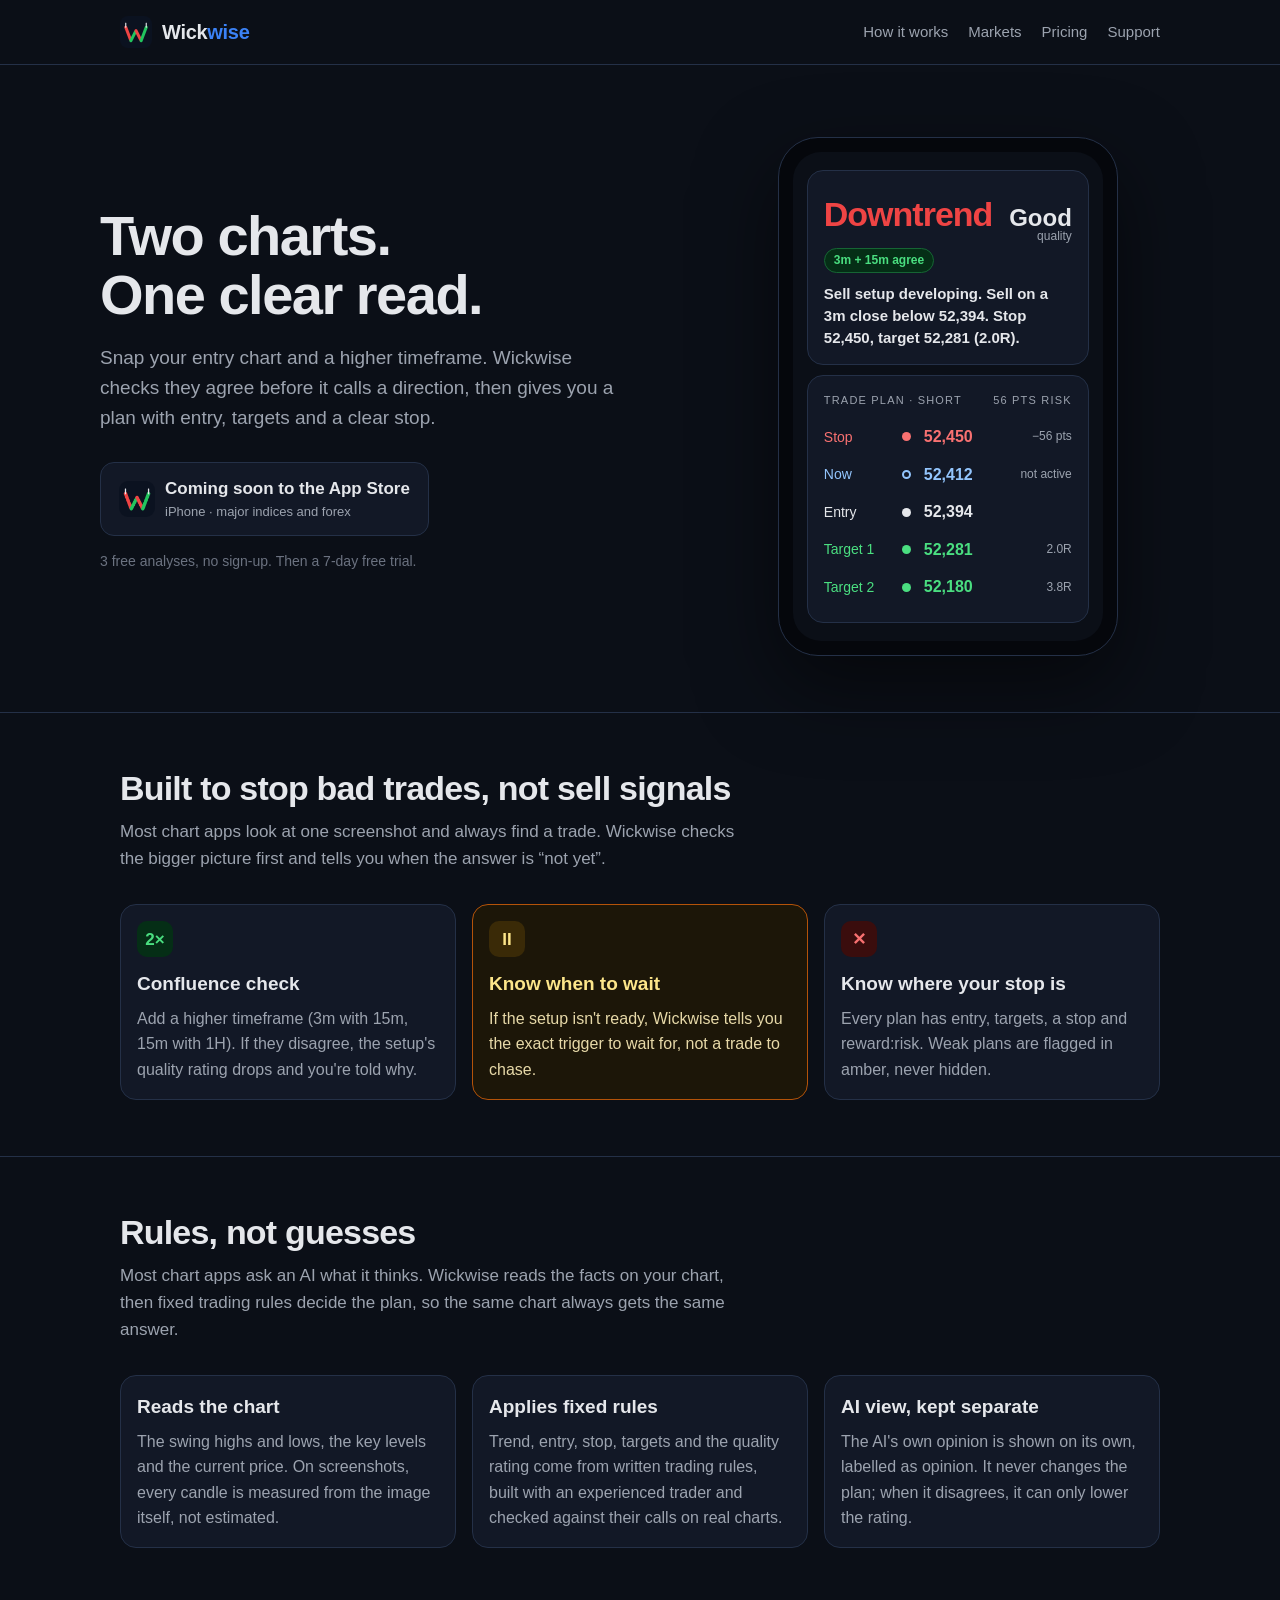
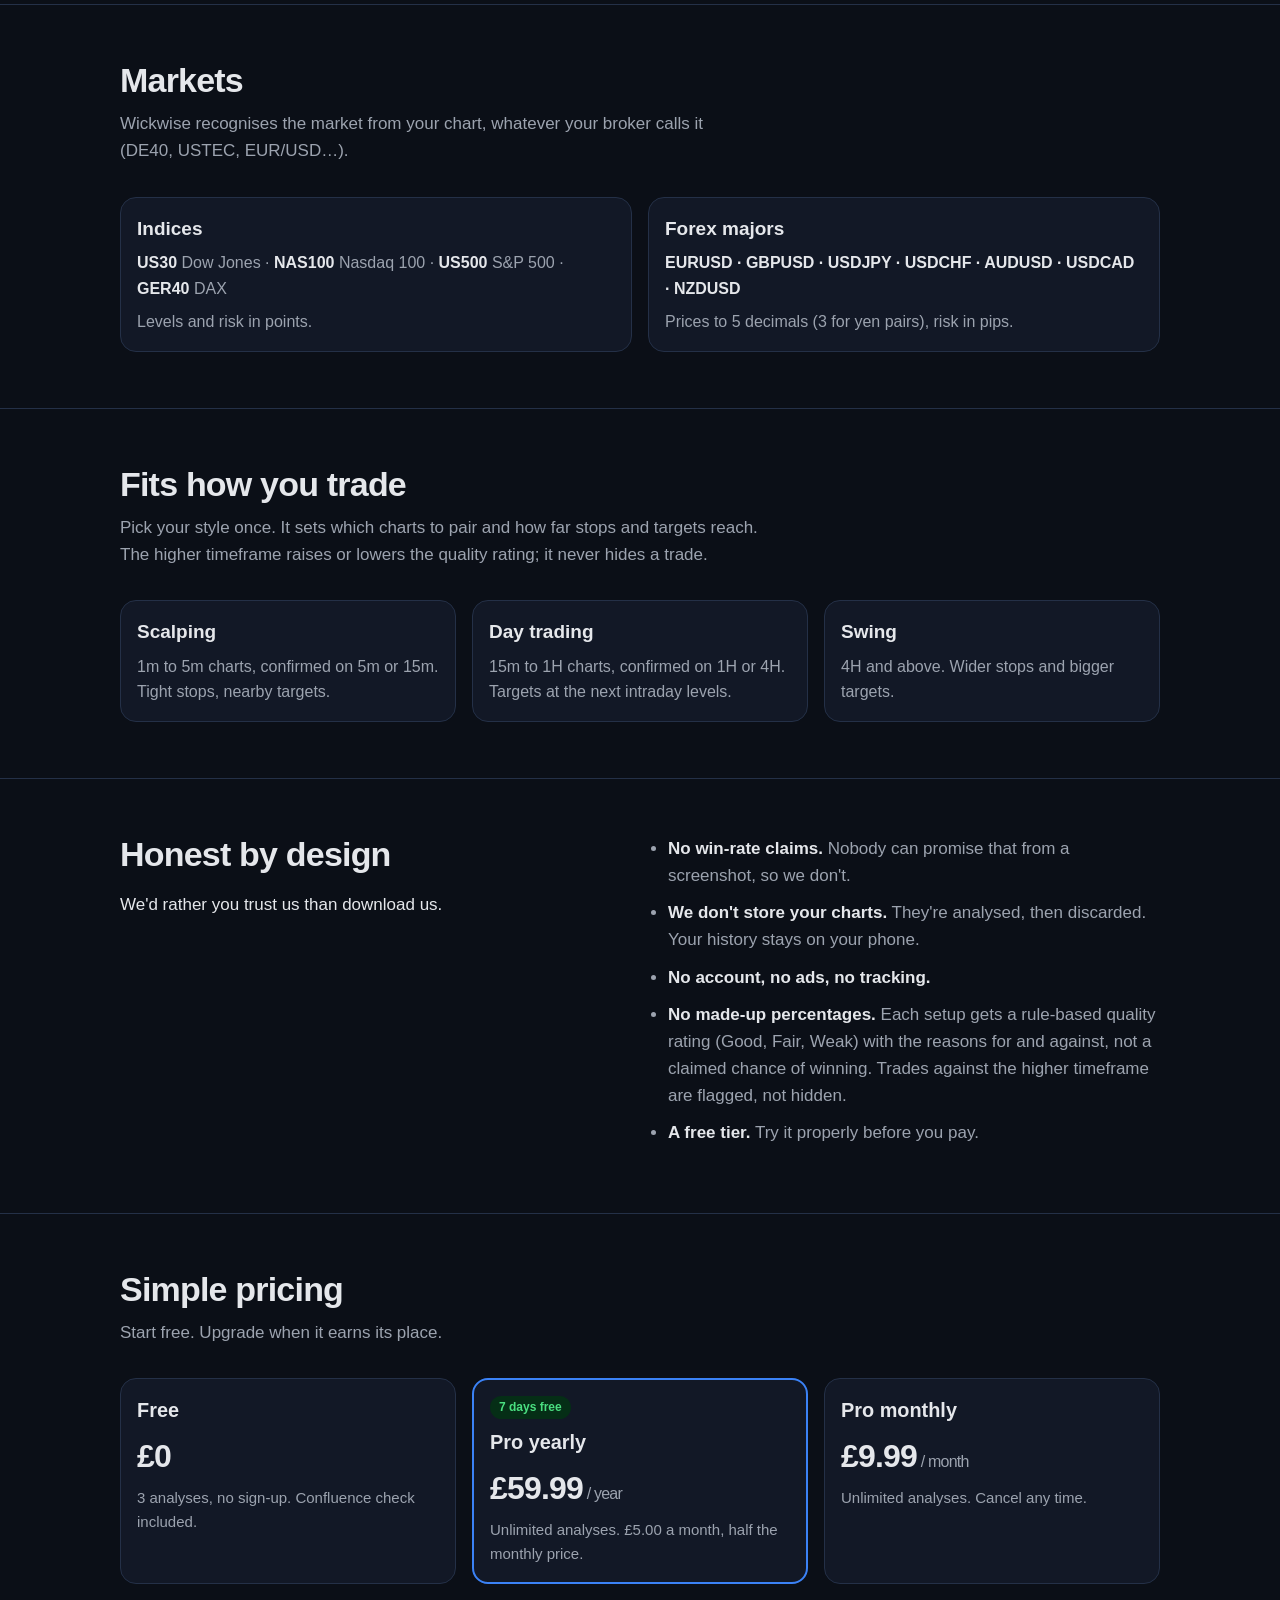
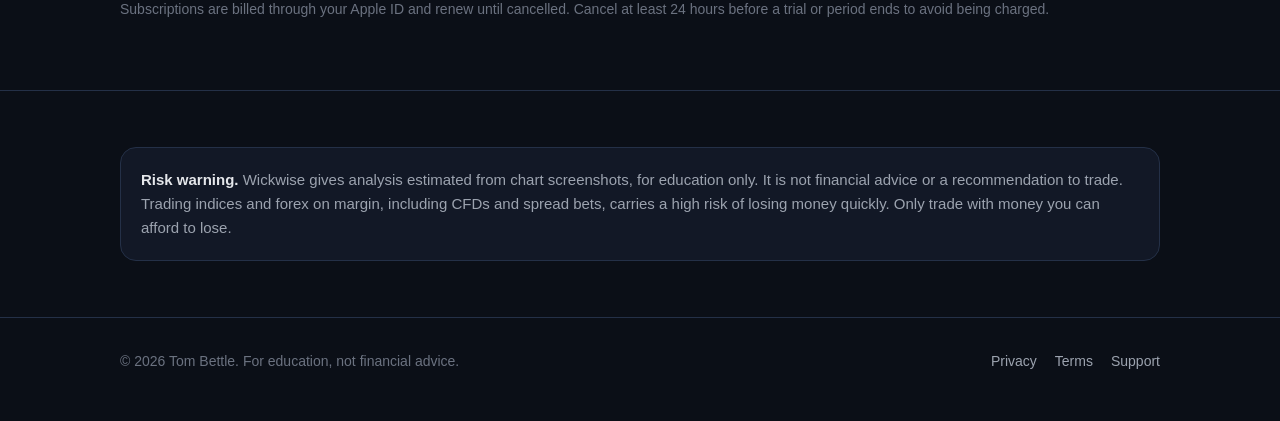
<file: index.html>
<!doctype html>
<html lang="en-GB">
<head>
  <meta charset="utf-8">
  <meta name="viewport" content="width=device-width, initial-scale=1">
  <title>Wickwise – index and forex chart analysis for iPhone</title>
  <meta name="description" content="Snap your entry chart and a higher timeframe for US30, NAS100, US500, GER40 or the forex majors. Wickwise checks they agree, then gives you a plan with entry, targets and a clear stop. For education, not financial advice.">
  <meta name="theme-color" content="#0b0f17">
  <link rel="icon" href="favicon.png">
  <link rel="apple-touch-icon" href="apple-touch-icon.png">
  <link rel="stylesheet" href="style.css">
</head>
<body>
  <header class="top">
    <div class="wrap">
      <a class="brand" href="/"><img src="icon-256.png" alt=""><b>Wick<span>wise</span></b></a>
      <nav class="nav">
        <a class="hide-sm" href="#how">How it works</a>
        <a class="hide-sm" href="#markets">Markets</a>
        <a class="hide-sm" href="#pricing">Pricing</a>
        <a href="support">Support</a>
      </nav>
    </div>
  </header>

  <main>
    <div class="wrap hero">
      <div>
        <h1>Two charts.<br>One clear read.</h1>
        <p class="lead">Snap your entry chart and a higher timeframe. Wickwise checks they agree before it calls a direction, then gives you a plan with entry, targets and a clear stop.</p>
        <div class="badge-soon">
          <img src="icon-256.png" alt="" width="36" height="36" style="border-radius:9px">
          <div>Coming soon to the App Store<small>iPhone · major indices and forex</small></div>
        </div>
        <p class="hint">3 free analyses, no sign-up. Then a 7-day free trial.</p>
      </div>

      <div class="phone" aria-label="Example Wickwise result">
        <div class="screen">
          <div class="card">
            <div class="verdict">
              <b>Downtrend</b>
              <div class="conf">Good<small>quality</small></div>
            </div>
            <span class="agree">3m + 15m agree</span>
            <p class="line">Sell setup developing. Sell on a 3m close below 52,394. Stop 52,450, target 52,281 (2.0R).</p>
          </div>
          <div class="card ladder">
            <div class="h"><span>Trade plan · short</span><span>56 pts risk</span></div>
            <div class="row v"><span>Stop</span><span class="dot"></span><span class="p">52,450</span><span class="n">−56 pts</span></div>
            <div class="row now"><span>Now</span><span class="dot"></span><span class="p">52,412</span><span class="n">not active</span></div>
            <div class="row e"><span>Entry</span><span class="dot"></span><span class="p">52,394</span><span class="n"></span></div>
            <div class="row t"><span>Target 1</span><span class="dot"></span><span class="p">52,281</span><span class="n">2.0R</span></div>
            <div class="row t"><span>Target 2</span><span class="dot"></span><span class="p">52,180</span><span class="n">3.8R</span></div>
          </div>
        </div>
      </div>
    </div>

    <section id="how">
      <div class="wrap">
        <h2>Built to stop bad trades, not sell signals</h2>
        <p class="sub">Most chart apps look at one screenshot and always find a trade. Wickwise checks the bigger picture first and tells you when the answer is “not yet”.</p>
        <div class="grid3">
          <div class="card feature">
            <div class="icon-chip" style="background:var(--agree-bg);color:var(--support)">2×</div>
            <h3>Confluence check</h3>
            <p>Add a higher timeframe (3m with 15m, 15m with 1H). If they disagree, the setup's quality rating drops and you're told why.</p>
          </div>
          <div class="card feature wait">
            <div class="icon-chip" style="background:#3a2a07;color:var(--wait-text)">II</div>
            <h3>Know when to wait</h3>
            <p>If the setup isn't ready, Wickwise tells you the exact trigger to wait for, not a trade to chase.</p>
          </div>
          <div class="card feature">
            <div class="icon-chip" style="background:#3a0d0d;color:var(--resist)">✕</div>
            <h3>Know where your stop is</h3>
            <p>Every plan has entry, targets, a stop and reward:risk. Weak plans are flagged in amber, never hidden.</p>
          </div>
        </div>
      </div>
    </section>

    <section id="rules">
      <div class="wrap">
        <h2>Rules, not guesses</h2>
        <p class="sub">Most chart apps ask an AI what it thinks. Wickwise reads the facts on your chart, then fixed trading rules decide the plan, so the same chart always gets the same answer.</p>
        <div class="grid3">
          <div class="card feature">
            <h3>Reads the chart</h3>
            <p>The swing highs and lows, the key levels and the current price. On screenshots, every candle is measured from the image itself, not estimated.</p>
          </div>
          <div class="card feature">
            <h3>Applies fixed rules</h3>
            <p>Trend, entry, stop, targets and the quality rating come from written trading rules, built with an experienced trader and checked against their calls on real charts.</p>
          </div>
          <div class="card feature">
            <h3>AI view, kept separate</h3>
            <p>The AI's own opinion is shown on its own, labelled as opinion. It never changes the plan; when it disagrees, it can only lower the rating.</p>
          </div>
        </div>
      </div>
    </section>

    <section id="markets">
      <div class="wrap">
        <h2>Markets</h2>
        <p class="sub">Wickwise recognises the market from your chart, whatever your broker calls it (DE40, USTEC, EUR/USD…).</p>
        <div class="grid2">
          <div class="card feature">
            <h3>Indices</h3>
            <p><b style="color:var(--text)">US30</b> Dow Jones · <b style="color:var(--text)">NAS100</b> Nasdaq 100 · <b style="color:var(--text)">US500</b> S&amp;P 500 · <b style="color:var(--text)">GER40</b> DAX</p>
            <p style="margin-top:8px">Levels and risk in points.</p>
          </div>
          <div class="card feature">
            <h3>Forex majors</h3>
            <p><b style="color:var(--text)">EURUSD · GBPUSD · USDJPY · USDCHF · AUDUSD · USDCAD · NZDUSD</b></p>
            <p style="margin-top:8px">Prices to 5 decimals (3 for yen pairs), risk in pips.</p>
          </div>
        </div>
      </div>
    </section>

    <section>
      <div class="wrap">
        <h2>Fits how you trade</h2>
        <p class="sub">Pick your style once. It sets which charts to pair and how far stops and targets reach. The higher timeframe raises or lowers the quality rating; it never hides a trade.</p>
        <div class="grid3">
          <div class="card feature"><h3>Scalping</h3><p>1m to 5m charts, confirmed on 5m or 15m. Tight stops, nearby targets.</p></div>
          <div class="card feature"><h3>Day trading</h3><p>15m to 1H charts, confirmed on 1H or 4H. Targets at the next intraday levels.</p></div>
          <div class="card feature"><h3>Swing</h3><p>4H and above. Wider stops and bigger targets.</p></div>
        </div>
      </div>
    </section>

    <section>
      <div class="wrap grid2" style="align-items:start">
        <div>
          <h2>Honest by design</h2>
          <p class="sub" style="margin-bottom:0">We'd rather you trust us than download us.</p>
        </div>
        <div class="honest">
          <ul>
            <li><b>No win-rate claims.</b> Nobody can promise that from a screenshot, so we don't.</li>
            <li><b>We don't store your charts.</b> They're analysed, then discarded. Your history stays on your phone.</li>
            <li><b>No account, no ads, no tracking.</b></li>
            <li><b>No made-up percentages.</b> Each setup gets a rule-based quality rating (Good, Fair, Weak) with the reasons for and against, not a claimed chance of winning. Trades against the higher timeframe are flagged, not hidden.</li>
            <li><b>A free tier.</b> Try it properly before you pay.</li>
          </ul>
        </div>
      </div>
    </section>

    <section id="pricing">
      <div class="wrap">
        <h2>Simple pricing</h2>
        <p class="sub">Start free. Upgrade when it earns its place.</p>
        <div class="grid3">
          <div class="card price">
            <h3 style="margin:0">Free</h3>
            <div class="amt">£0</div>
            <p>3 analyses, no sign-up. Confluence check included.</p>
          </div>
          <div class="card price best">
            <span class="pill">7 days free</span>
            <h3 style="margin:8px 0 0">Pro yearly</h3>
            <div class="amt">£59.99<small> / year</small></div>
            <p>Unlimited analyses. £5.00 a month, half the monthly price.</p>
          </div>
          <div class="card price">
            <h3 style="margin:0">Pro monthly</h3>
            <div class="amt">£9.99<small> / month</small></div>
            <p>Unlimited analyses. Cancel any time.</p>
          </div>
        </div>
        <p class="hint">Subscriptions are billed through your Apple ID and renew until cancelled. Cancel at least 24 hours before a trial or period ends to avoid being charged.</p>
      </div>
    </section>

    <section>
      <div class="wrap">
        <div class="risk">
          <b>Risk warning.</b> Wickwise gives analysis estimated from chart screenshots, for education only. It is not financial advice or a recommendation to trade. Trading indices and forex on margin, including CFDs and spread bets, carries a high risk of losing money quickly. Only trade with money you can afford to lose.
        </div>
      </div>
    </section>
  </main>

  <footer>
    <div class="wrap">
      <p>© 2026 Tom Bettle. For education, not financial advice.</p>
      <nav>
        <a href="privacy">Privacy</a>
        <a href="terms">Terms</a>
        <a href="support">Support</a>
      </nav>
    </div>
  </footer>
</body>
</html>
</file>
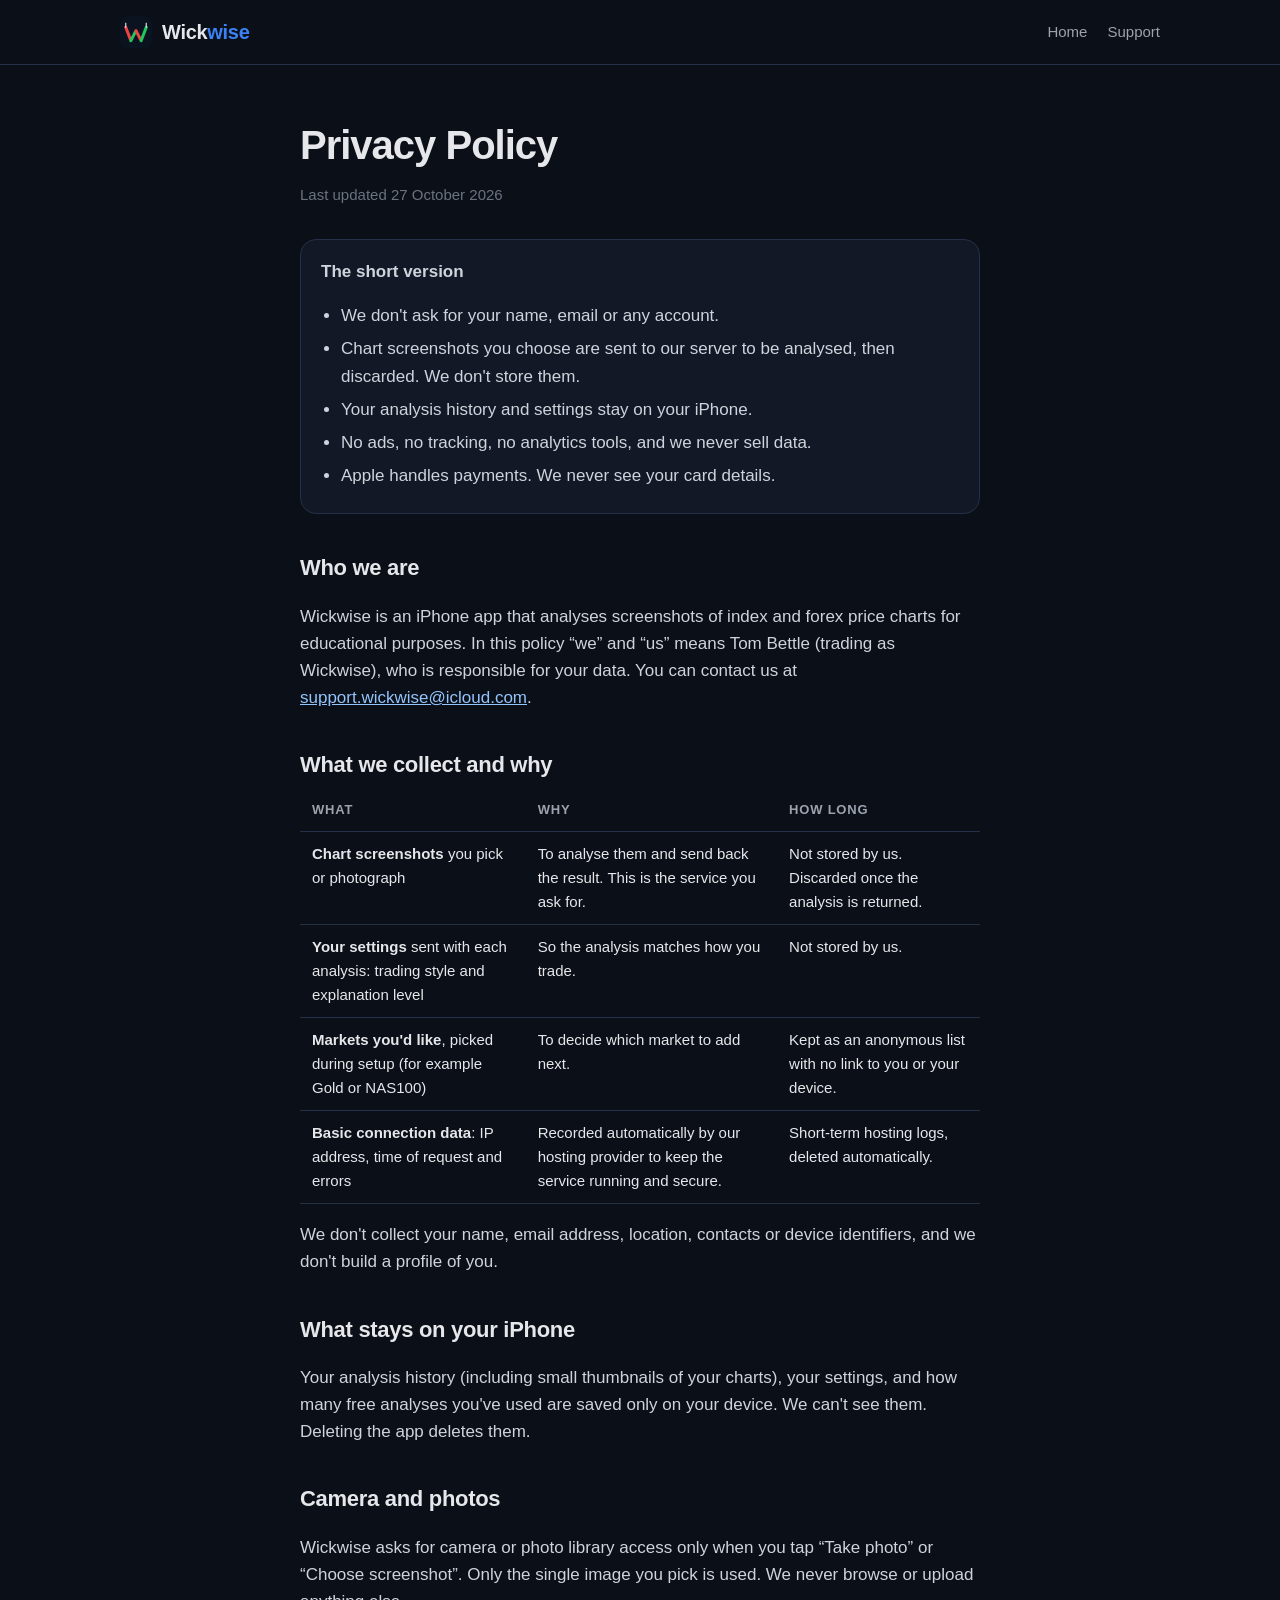
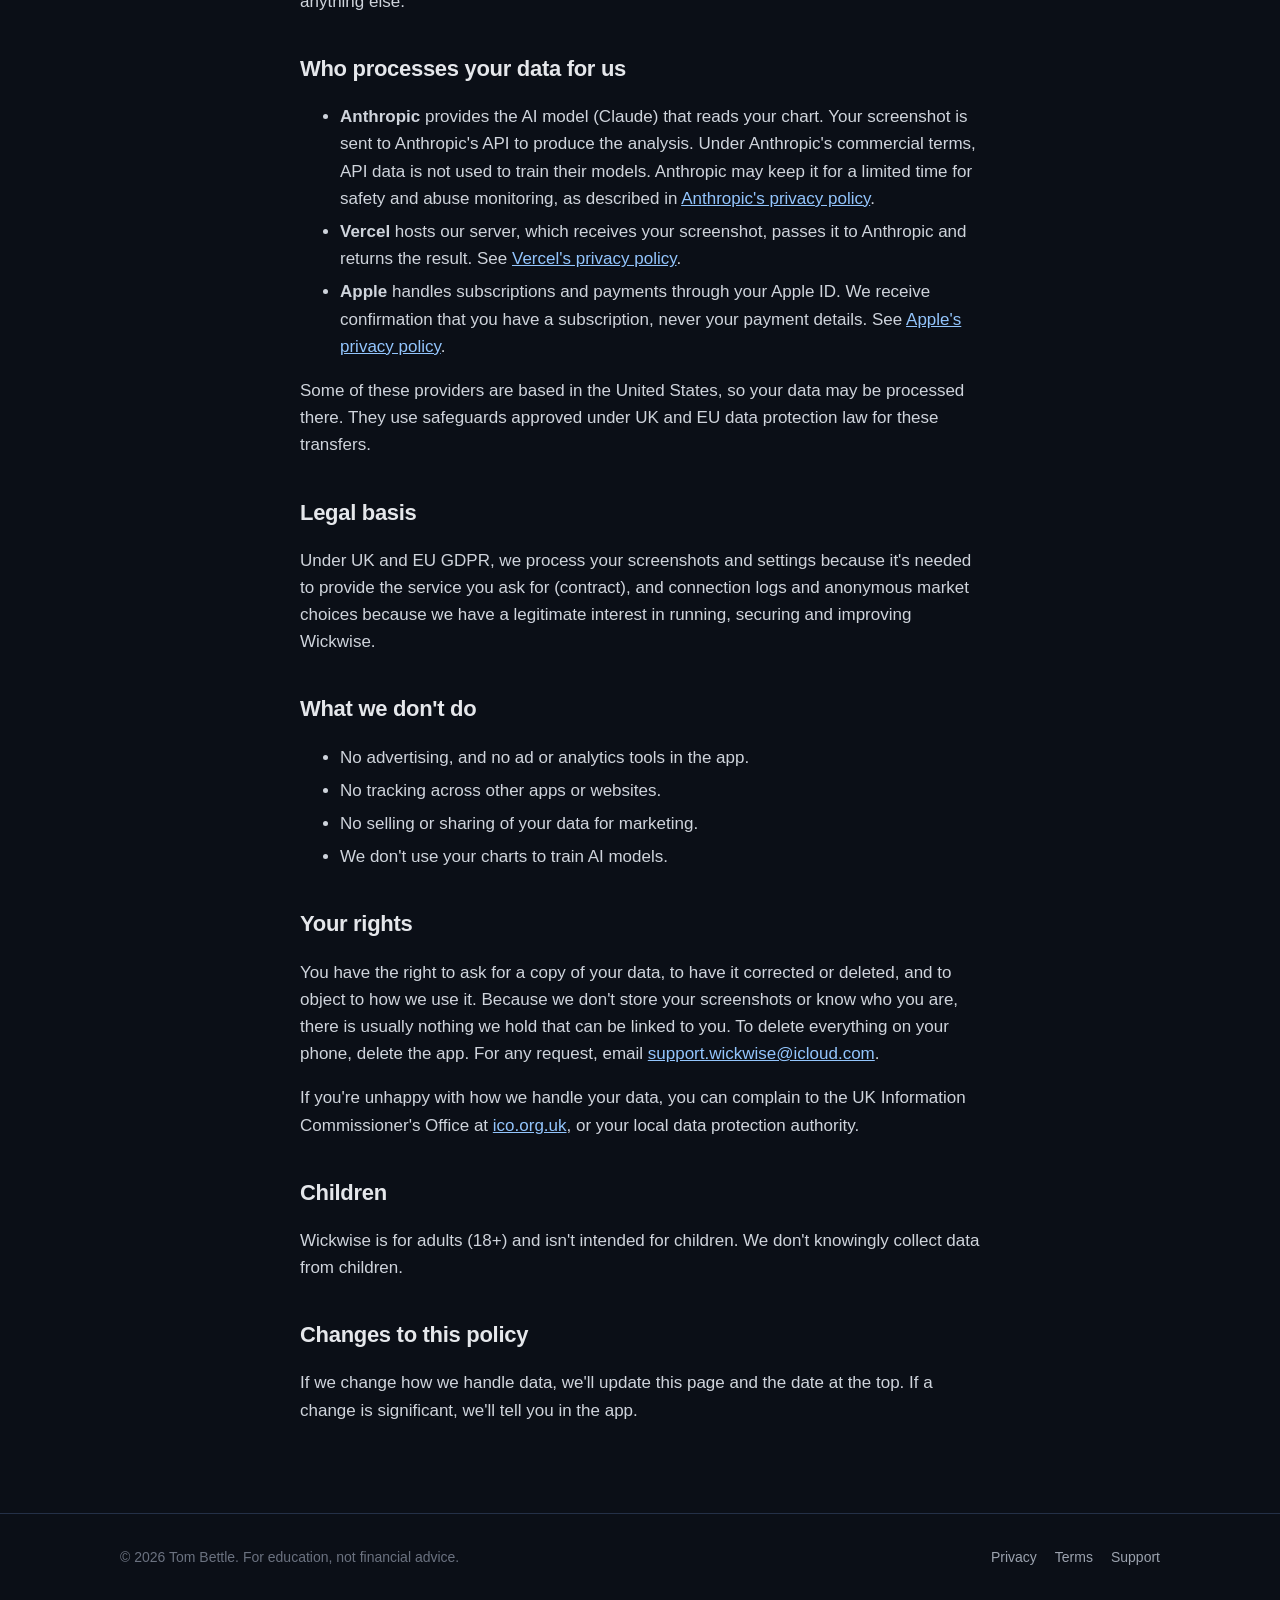
<file: privacy.html>
<!doctype html>
<html lang="en-GB">
<head>
  <meta charset="utf-8">
  <meta name="viewport" content="width=device-width, initial-scale=1">
  <title>Privacy Policy – Wickwise</title>
  <meta name="description" content="How the Wickwise iPhone app handles your chart screenshots and data.">
  <meta name="theme-color" content="#0b0f17">
  <link rel="icon" href="favicon.png">
  <link rel="apple-touch-icon" href="apple-touch-icon.png">
  <link rel="stylesheet" href="style.css">
</head>
<body>
  <header class="top">
    <div class="wrap">
      <a class="brand" href="/"><img src="icon-256.png" alt=""><b>Wick<span>wise</span></b></a>
      <nav class="nav"><a href="/">Home</a><a href="support">Support</a></nav>
    </div>
  </header>

  <main class="wrap narrow doc">
    <h1>Privacy Policy</h1>
    <p class="date">Last updated 27 October 2026</p>

    <div class="summary">
      <p style="margin-top:0"><b>The short version</b></p>
      <ul>
        <li>We don't ask for your name, email or any account.</li>
        <li>Chart screenshots you choose are sent to our server to be analysed, then discarded. We don't store them.</li>
        <li>Your analysis history and settings stay on your iPhone.</li>
        <li>No ads, no tracking, no analytics tools, and we never sell data.</li>
        <li>Apple handles payments. We never see your card details.</li>
      </ul>
    </div>

    <h2>Who we are</h2>
    <p>Wickwise is an iPhone app that analyses screenshots of index and forex price charts for educational purposes. In this policy “we” and “us” means Tom Bettle (trading as Wickwise), who is responsible for your data. You can contact us at <a class="contact" href="mailto:support.wickwise@icloud.com">support.wickwise@icloud.com</a>.</p>

    <h2>What we collect and why</h2>
    <table>
      <thead><tr><th>What</th><th>Why</th><th>How long</th></tr></thead>
      <tbody>
        <tr>
          <td><b>Chart screenshots</b> you pick or photograph</td>
          <td>To analyse them and send back the result. This is the service you ask for.</td>
          <td>Not stored by us. Discarded once the analysis is returned.</td>
        </tr>
        <tr>
          <td><b>Your settings</b> sent with each analysis: trading style and explanation level</td>
          <td>So the analysis matches how you trade.</td>
          <td>Not stored by us.</td>
        </tr>
        <tr>
          <td><b>Markets you'd like</b>, picked during setup (for example Gold or NAS100)</td>
          <td>To decide which market to add next.</td>
          <td>Kept as an anonymous list with no link to you or your device.</td>
        </tr>
        <tr>
          <td><b>Basic connection data</b>: IP address, time of request and errors</td>
          <td>Recorded automatically by our hosting provider to keep the service running and secure.</td>
          <td>Short-term hosting logs, deleted automatically.</td>
        </tr>
      </tbody>
    </table>
    <p>We don't collect your name, email address, location, contacts or device identifiers, and we don't build a profile of you.</p>

    <h2>What stays on your iPhone</h2>
    <p>Your analysis history (including small thumbnails of your charts), your settings, and how many free analyses you've used are saved only on your device. We can't see them. Deleting the app deletes them.</p>

    <h2>Camera and photos</h2>
    <p>Wickwise asks for camera or photo library access only when you tap “Take photo” or “Choose screenshot”. Only the single image you pick is used. We never browse or upload anything else.</p>

    <h2>Who processes your data for us</h2>
    <ul>
      <li><b>Anthropic</b> provides the AI model (Claude) that reads your chart. Your screenshot is sent to Anthropic's API to produce the analysis. Under Anthropic's commercial terms, API data is not used to train their models. Anthropic may keep it for a limited time for safety and abuse monitoring, as described in <a href="https://www.anthropic.com/legal/privacy">Anthropic's privacy policy</a>.</li>
      <li><b>Vercel</b> hosts our server, which receives your screenshot, passes it to Anthropic and returns the result. See <a href="https://vercel.com/legal/privacy-policy">Vercel's privacy policy</a>.</li>
      <li><b>Apple</b> handles subscriptions and payments through your Apple ID. We receive confirmation that you have a subscription, never your payment details. See <a href="https://www.apple.com/legal/privacy/">Apple's privacy policy</a>.</li>
    </ul>
    <p>Some of these providers are based in the United States, so your data may be processed there. They use safeguards approved under UK and EU data protection law for these transfers.</p>

    <h2>Legal basis</h2>
    <p>Under UK and EU GDPR, we process your screenshots and settings because it's needed to provide the service you ask for (contract), and connection logs and anonymous market choices because we have a legitimate interest in running, securing and improving Wickwise.</p>

    <h2>What we don't do</h2>
    <ul>
      <li>No advertising, and no ad or analytics tools in the app.</li>
      <li>No tracking across other apps or websites.</li>
      <li>No selling or sharing of your data for marketing.</li>
      <li>We don't use your charts to train AI models.</li>
    </ul>

    <h2>Your rights</h2>
    <p>You have the right to ask for a copy of your data, to have it corrected or deleted, and to object to how we use it. Because we don't store your screenshots or know who you are, there is usually nothing we hold that can be linked to you. To delete everything on your phone, delete the app. For any request, email <a class="contact" href="mailto:support.wickwise@icloud.com">support.wickwise@icloud.com</a>.</p>
    <p>If you're unhappy with how we handle your data, you can complain to the UK Information Commissioner's Office at <a href="https://ico.org.uk">ico.org.uk</a>, or your local data protection authority.</p>

    <h2>Children</h2>
    <p>Wickwise is for adults (18+) and isn't intended for children. We don't knowingly collect data from children.</p>

    <h2>Changes to this policy</h2>
    <p>If we change how we handle data, we'll update this page and the date at the top. If a change is significant, we'll tell you in the app.</p>
  </main>

  <footer>
    <div class="wrap">
      <p>© 2026 Tom Bettle. For education, not financial advice.</p>
      <nav><a href="privacy">Privacy</a><a href="terms">Terms</a><a href="support">Support</a></nav>
    </div>
  </footer>
</body>
</html>
</file>
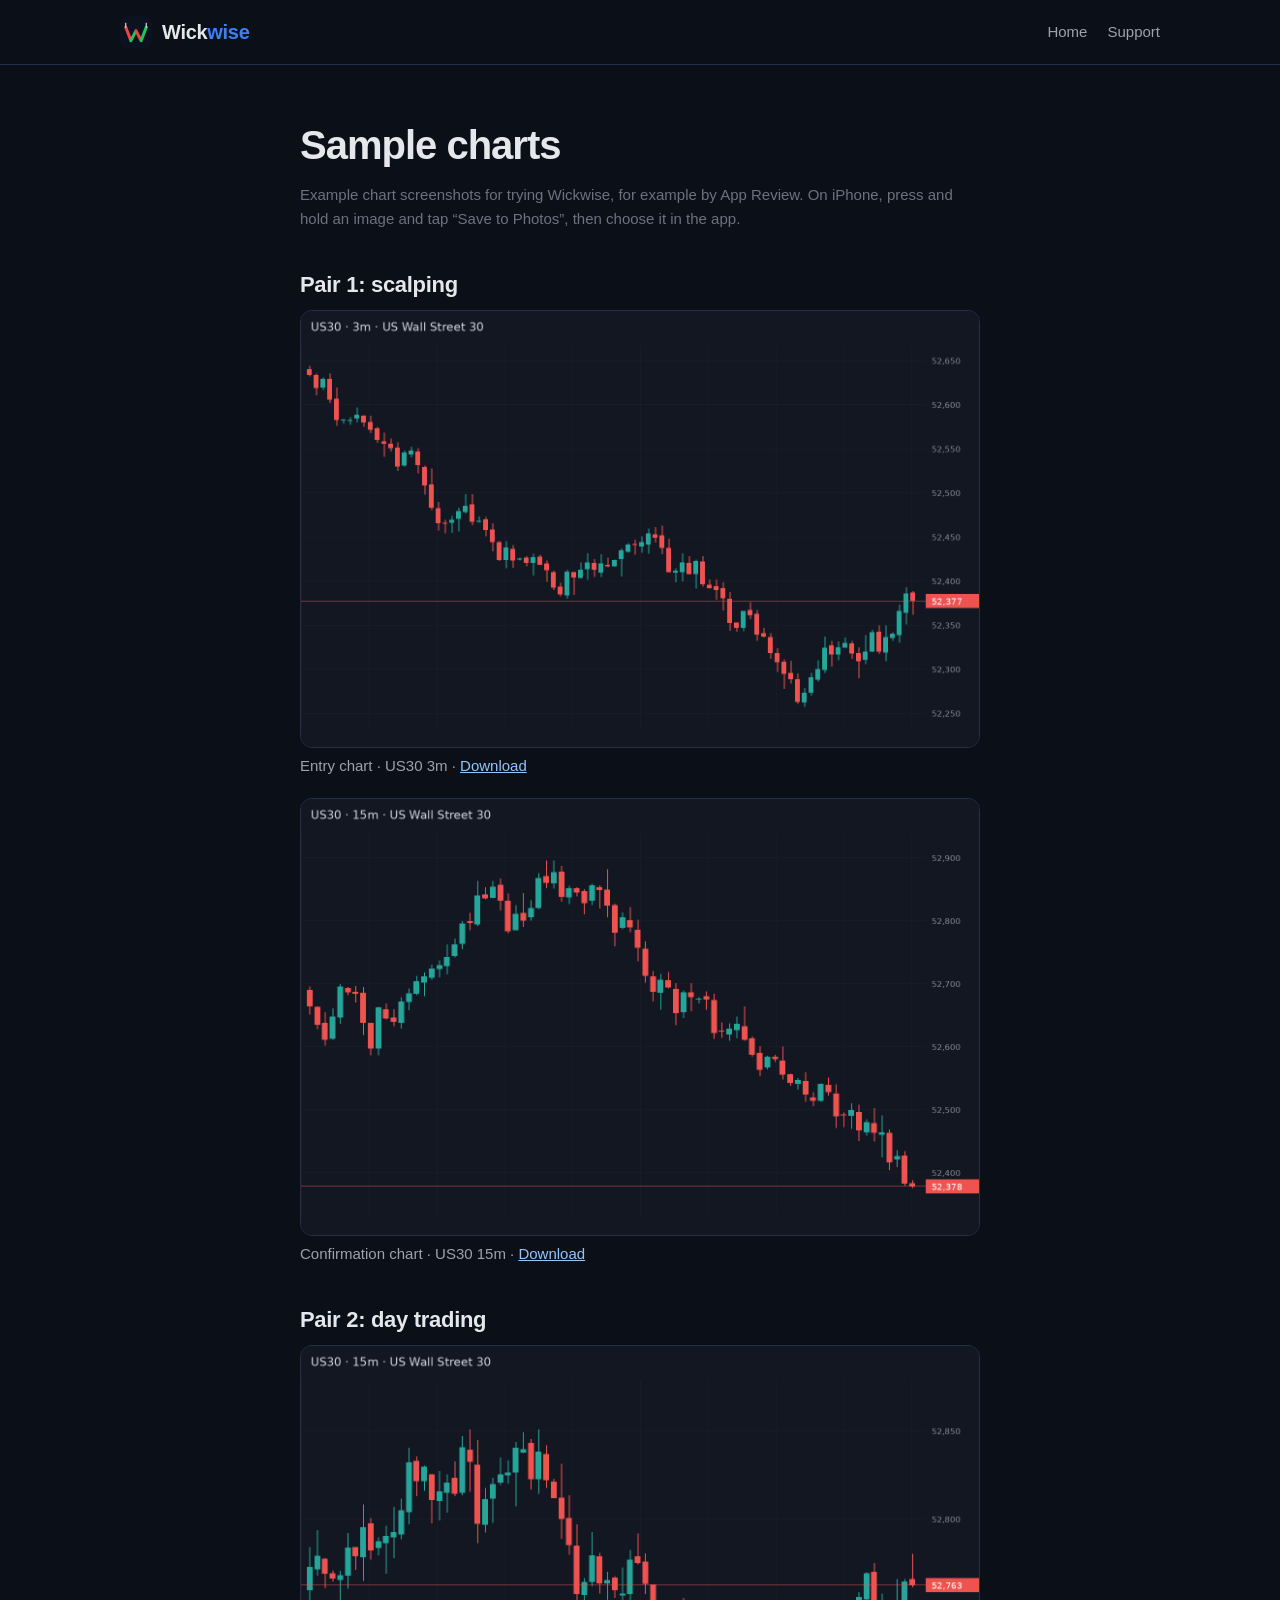
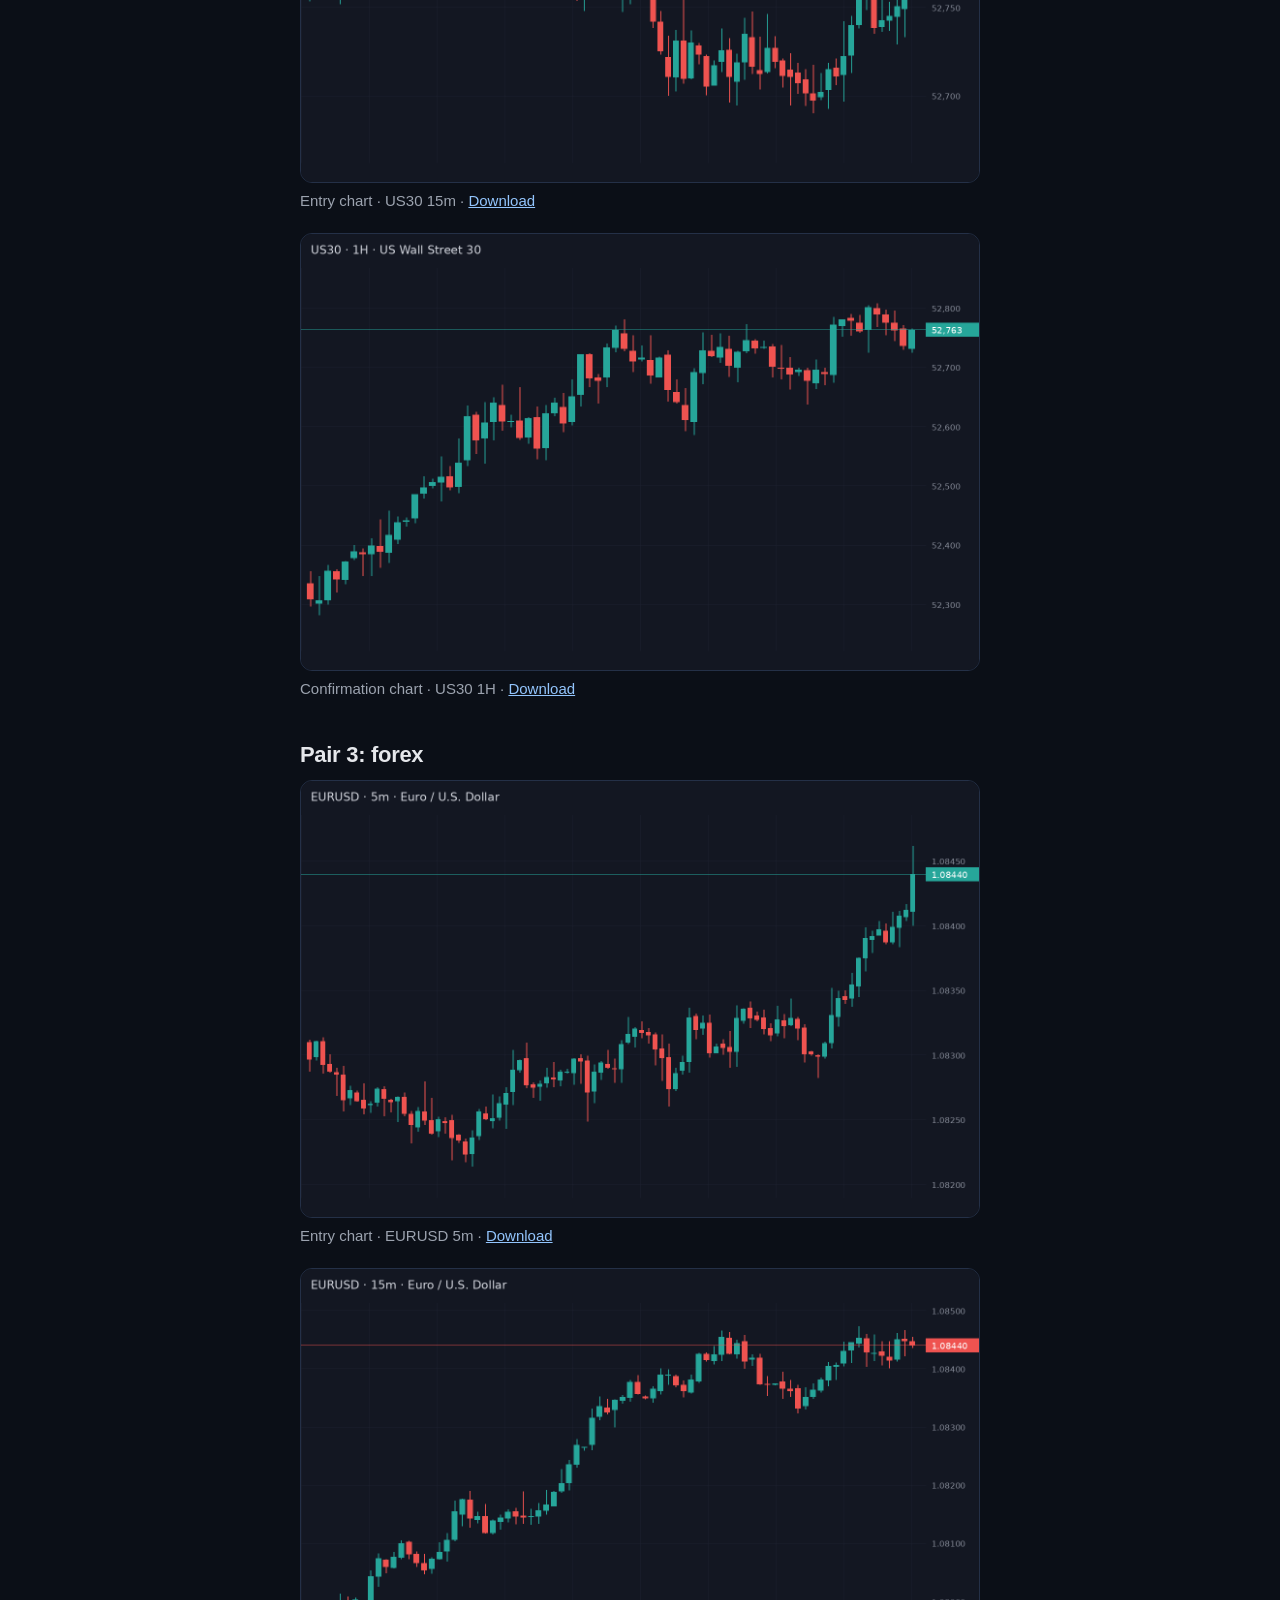
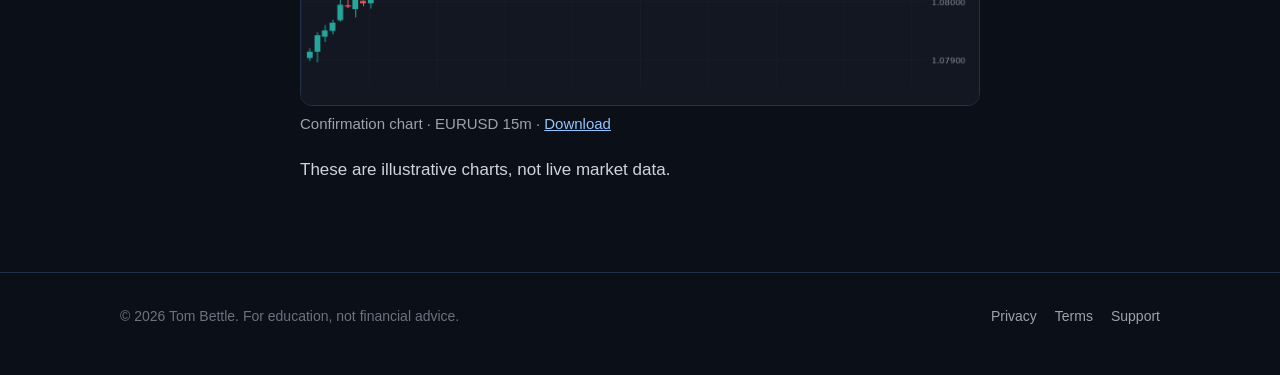
<file: samples.html>
<!doctype html>
<html lang="en-GB">
<head>
  <meta charset="utf-8">
  <meta name="viewport" content="width=device-width, initial-scale=1">
  <title>Sample charts – Wickwise</title>
  <meta name="description" content="Sample chart screenshots for trying Wickwise.">
  <meta name="theme-color" content="#0b0f17">
  <link rel="icon" href="favicon.png">
  <link rel="apple-touch-icon" href="apple-touch-icon.png">
  <link rel="stylesheet" href="style.css">
</head>
<body>
  <header class="top">
    <div class="wrap">
      <a class="brand" href="/"><img src="icon-256.png" alt=""><b>Wick<span>wise</span></b></a>
      <nav class="nav"><a href="/">Home</a><a href="support">Support</a></nav>
    </div>
  </header>

    <main class="wrap narrow doc">
    <h1>Sample charts</h1>
    <p class="date">Example chart screenshots for trying Wickwise, for example by App Review. On iPhone, press and hold an image and tap “Save to Photos”, then choose it in the app.</p>
    <h2>Pair 1: scalping</h2>
    <figure style="margin:0 0 20px">
      <img src="sample-charts/us30-3m.png" alt="Entry chart · US30 3m" style="border-radius:12px;border:1px solid var(--border)">
      <figcaption style="color:var(--muted);font-size:15px;margin-top:6px">Entry chart · US30 3m · <a href="sample-charts/us30-3m.png" download>Download</a></figcaption>
    </figure>
    <figure style="margin:0 0 20px">
      <img src="sample-charts/us30-15m.png" alt="Confirmation chart · US30 15m" style="border-radius:12px;border:1px solid var(--border)">
      <figcaption style="color:var(--muted);font-size:15px;margin-top:6px">Confirmation chart · US30 15m · <a href="sample-charts/us30-15m.png" download>Download</a></figcaption>
    </figure>
    <h2>Pair 2: day trading</h2>
    <figure style="margin:0 0 20px">
      <img src="sample-charts/us30-15m-pullback.png" alt="Entry chart · US30 15m" style="border-radius:12px;border:1px solid var(--border)">
      <figcaption style="color:var(--muted);font-size:15px;margin-top:6px">Entry chart · US30 15m · <a href="sample-charts/us30-15m-pullback.png" download>Download</a></figcaption>
    </figure>
    <figure style="margin:0 0 20px">
      <img src="sample-charts/us30-1h.png" alt="Confirmation chart · US30 1H" style="border-radius:12px;border:1px solid var(--border)">
      <figcaption style="color:var(--muted);font-size:15px;margin-top:6px">Confirmation chart · US30 1H · <a href="sample-charts/us30-1h.png" download>Download</a></figcaption>
    </figure>
    <h2>Pair 3: forex</h2>
    <figure style="margin:0 0 20px">
      <img src="sample-charts/eurusd-5m.png" alt="Entry chart · EURUSD 5m" style="border-radius:12px;border:1px solid var(--border)">
      <figcaption style="color:var(--muted);font-size:15px;margin-top:6px">Entry chart · EURUSD 5m · <a href="sample-charts/eurusd-5m.png" download>Download</a></figcaption>
    </figure>
    <figure style="margin:0 0 20px">
      <img src="sample-charts/eurusd-15m.png" alt="Confirmation chart · EURUSD 15m" style="border-radius:12px;border:1px solid var(--border)">
      <figcaption style="color:var(--muted);font-size:15px;margin-top:6px">Confirmation chart · EURUSD 15m · <a href="sample-charts/eurusd-15m.png" download>Download</a></figcaption>
    </figure>
    <p>These are illustrative charts, not live market data.</p>
  </main>

<footer>
    <div class="wrap">
      <p>© 2026 Tom Bettle. For education, not financial advice.</p>
      <nav><a href="privacy">Privacy</a><a href="terms">Terms</a><a href="support">Support</a></nav>
    </div>
  </footer>
</body>
</html>
</file>
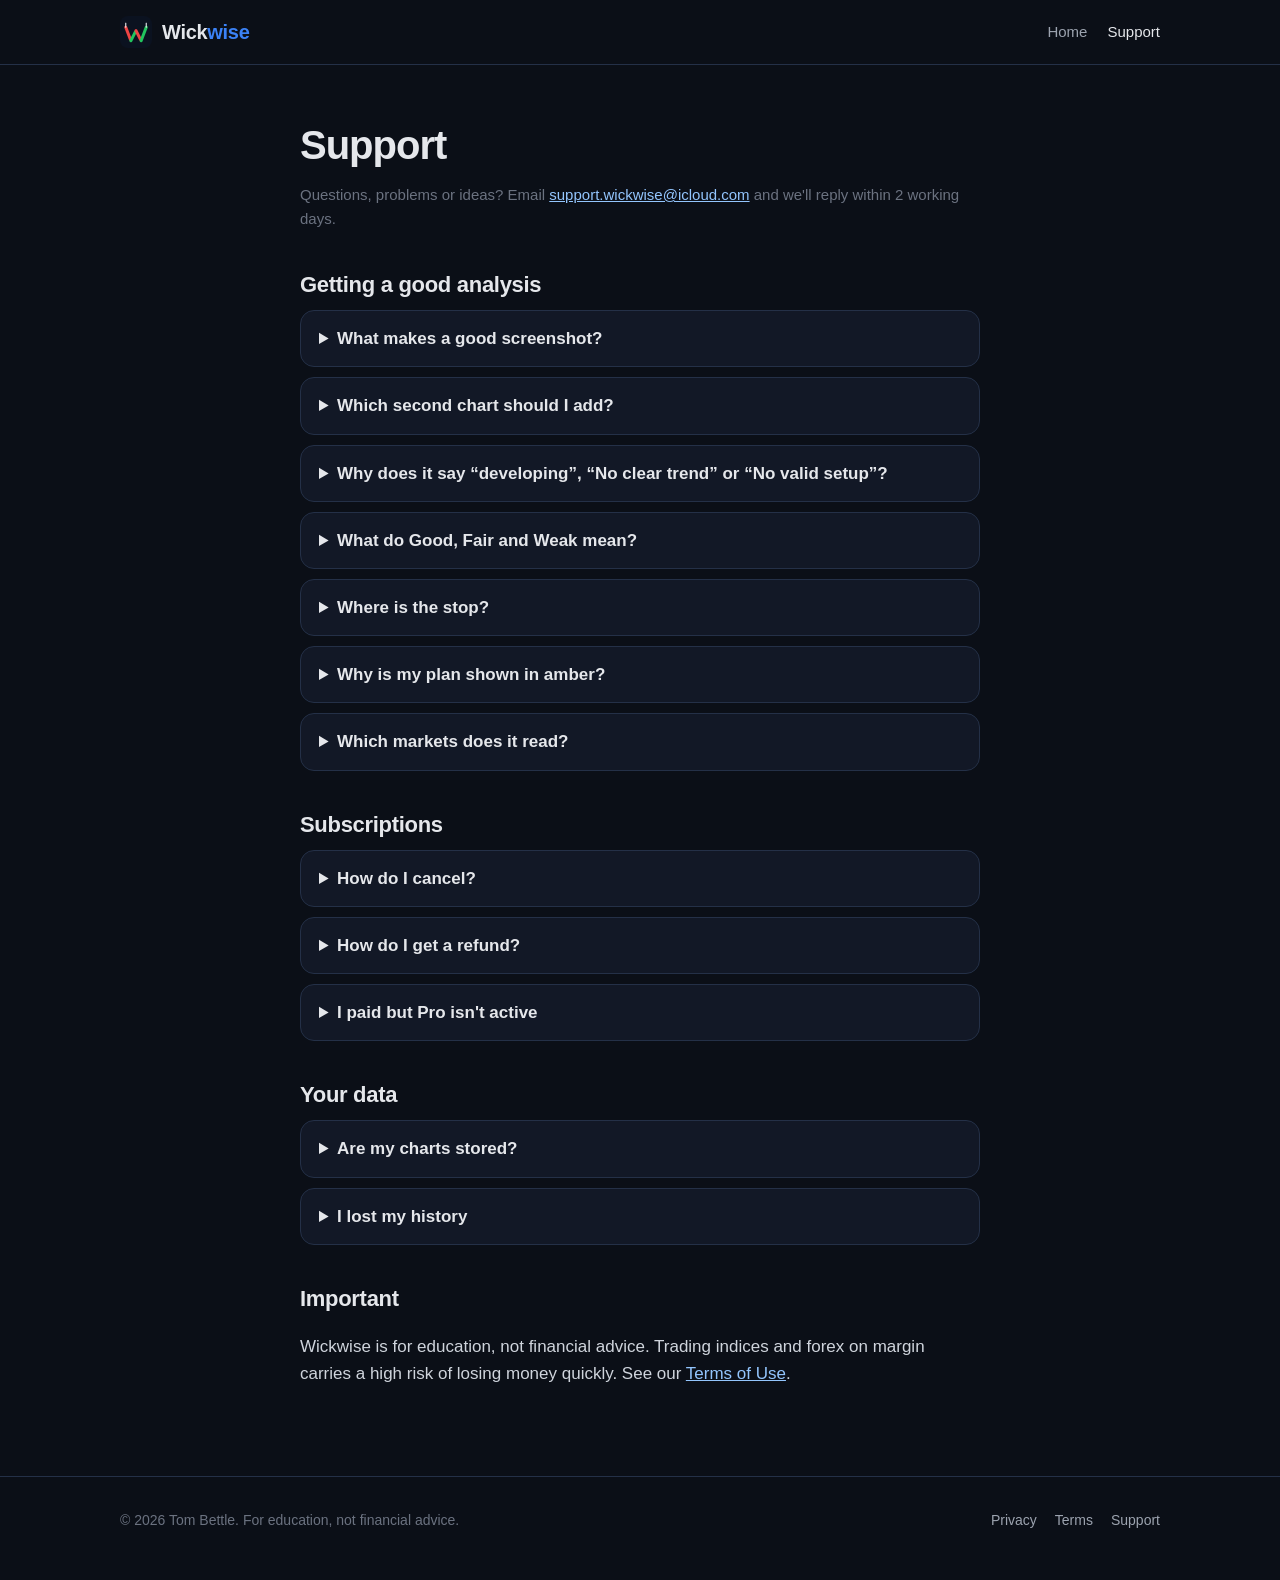
<file: support.html>
<!doctype html>
<html lang="en-GB">
<head>
  <meta charset="utf-8">
  <meta name="viewport" content="width=device-width, initial-scale=1">
  <title>Support – Wickwise</title>
  <meta name="description" content="Help with the Wickwise iPhone app: getting a good analysis, subscriptions and contact.">
  <meta name="theme-color" content="#0b0f17">
  <link rel="icon" href="favicon.png">
  <link rel="apple-touch-icon" href="apple-touch-icon.png">
  <link rel="stylesheet" href="style.css">
</head>
<body>
  <header class="top">
    <div class="wrap">
      <a class="brand" href="/"><img src="icon-256.png" alt=""><b>Wick<span>wise</span></b></a>
      <nav class="nav"><a href="/">Home</a><a href="support" aria-current="page">Support</a></nav>
    </div>
  </header>

  <main class="wrap narrow doc">
    <h1>Support</h1>
    <p class="date">Questions, problems or ideas? Email <a class="contact" href="mailto:support.wickwise@icloud.com">support.wickwise@icloud.com</a> and we'll reply within 2 working days.</p>

    <h2>Getting a good analysis</h2>
    <details>
      <summary>What makes a good screenshot?</summary>
      <p>A real screenshot (not a photo of your screen) of a supported market, with candles, the price axis on the right and the timeframe visible (for example 3m or 15m).</p>
      <p><b>Zoom to about 100 candles</b> on each chart. Wickwise reads the trend and sets the stop, trigger and targets from the swing highs and lows it can see:</p>
      <ul>
        <li><b>Under about 50 candles:</b> too zoomed in. Too few swings to see the trend or place a sensible stop.</li>
        <li><b>About 60 to 200 candles:</b> best. The result shows "✓ Both charts are zoomed well".</li>
        <li><b>Over about 250 candles:</b> too zoomed out. Prices can't be read precisely.</li>
      </ul>
      <p>If a chart is outside the range, the result says so and the setup is rated Weak at best.</p>
    </details>
    <details>
      <summary>Which second chart should I add?</summary>
      <p>A higher timeframe of the same market: 1m with 5m, 3m with 15m, 5m with 15m, 15m with 1H, 1H with 4H. Wickwise checks the two agree before it calls a direction. Both charts count as one analysis.</p>
    </details>
    <details>
      <summary>Why does it say “developing”, “No clear trend” or “No valid setup”?</summary>
      <p><b>Developing</b> means the setup is there but no candle has closed beyond the trigger yet: Wickwise tells you what to wait for instead of forcing a trade. <b>No clear trend</b> means the entry chart has neither higher highs and higher lows nor lower highs and lower lows, so there's no plan, just the levels that would decide it. <b>No valid setup</b> means the rules couldn't find a sensible stop or target. If the higher timeframe doesn't confirm, the trade is still shown, with a lower quality rating and a label such as "No 4H confluence" or "Against 4H uptrend".</p>
    </details>
    <details>
      <summary>What do Good, Fair and Weak mean?</summary>
      <p>A rule-based rating of the setup, not a chance of winning. <b>Good</b>: clear trend, the higher timeframe agrees, the chart is well zoomed, and a target pays at least twice the risk (2R). <b>Fair</b>: one thing missing, for example no higher-timeframe confluence or the best target under 2R. <b>Weak</b>: something counts against it, such as trading against the higher-timeframe trend. The result always lists the reasons.</p>
    </details>
    <details>
      <summary>Where is the stop?</summary>
      <p>It's the <b>Stop</b> row in the trade plan, also named in the line under the verdict (e.g. "Stop above 1.33370"). It sits just beyond the last swing high for a short, or the last swing low for a long: the price where the idea is proven wrong.</p>
    </details>
    <details>
      <summary>Why is my plan shown in amber?</summary>
      <p>The reward:risk is poor: the first target is less than the risk to the stop. The plan is still shown so you can judge it, with a warning.</p>
    </details>
    <details>
      <summary>Which markets does it read?</summary>
      <p>Indices: US30 (Dow Jones), NAS100 (Nasdaq 100), US500 (S&amp;P 500) and GER40 (DAX). Forex majors: EURUSD, GBPUSD, USDJPY, USDCHF, AUDUSD, USDCAD and NZDUSD. It recognises your broker's names for them, such as DE40, USTEC or EUR/USD. Other markets aren't analysed yet and don't use a free analysis. Tell us which you'd like next during setup or by email.</p>
    </details>

    <h2>Subscriptions</h2>
    <details>
      <summary>How do I cancel?</summary>
      <p>On your iPhone, open Settings, tap your name, then Subscriptions, then Wickwise. Cancel at least 24 hours before the trial or current period ends to avoid the next charge.</p>
    </details>
    <details>
      <summary>How do I get a refund?</summary>
      <p>Apple handles payments, so refunds are requested from Apple at <a href="https://reportaproblem.apple.com">reportaproblem.apple.com</a>.</p>
    </details>
    <details>
      <summary>I paid but Pro isn't active</summary>
      <p>Open the Pro screen in the app and tap “Restore purchases”, using the same Apple ID you paid with. If it still doesn't work, email us.</p>
    </details>

    <h2>Your data</h2>
    <details>
      <summary>Are my charts stored?</summary>
      <p>No. They're analysed, then discarded. Your history stays on your phone. See the <a href="privacy">Privacy Policy</a>.</p>
    </details>
    <details>
      <summary>I lost my history</summary>
      <p>History is saved only on your phone, so it's removed if you delete the app. We can't recover it.</p>
    </details>

    <h2>Important</h2>
    <p>Wickwise is for education, not financial advice. Trading indices and forex on margin carries a high risk of losing money quickly. See our <a href="terms">Terms of Use</a>.</p>
  </main>

  <footer>
    <div class="wrap">
      <p>© 2026 Tom Bettle. For education, not financial advice.</p>
      <nav><a href="privacy">Privacy</a><a href="terms">Terms</a><a href="support">Support</a></nav>
    </div>
  </footer>
</body>
</html>
</file>
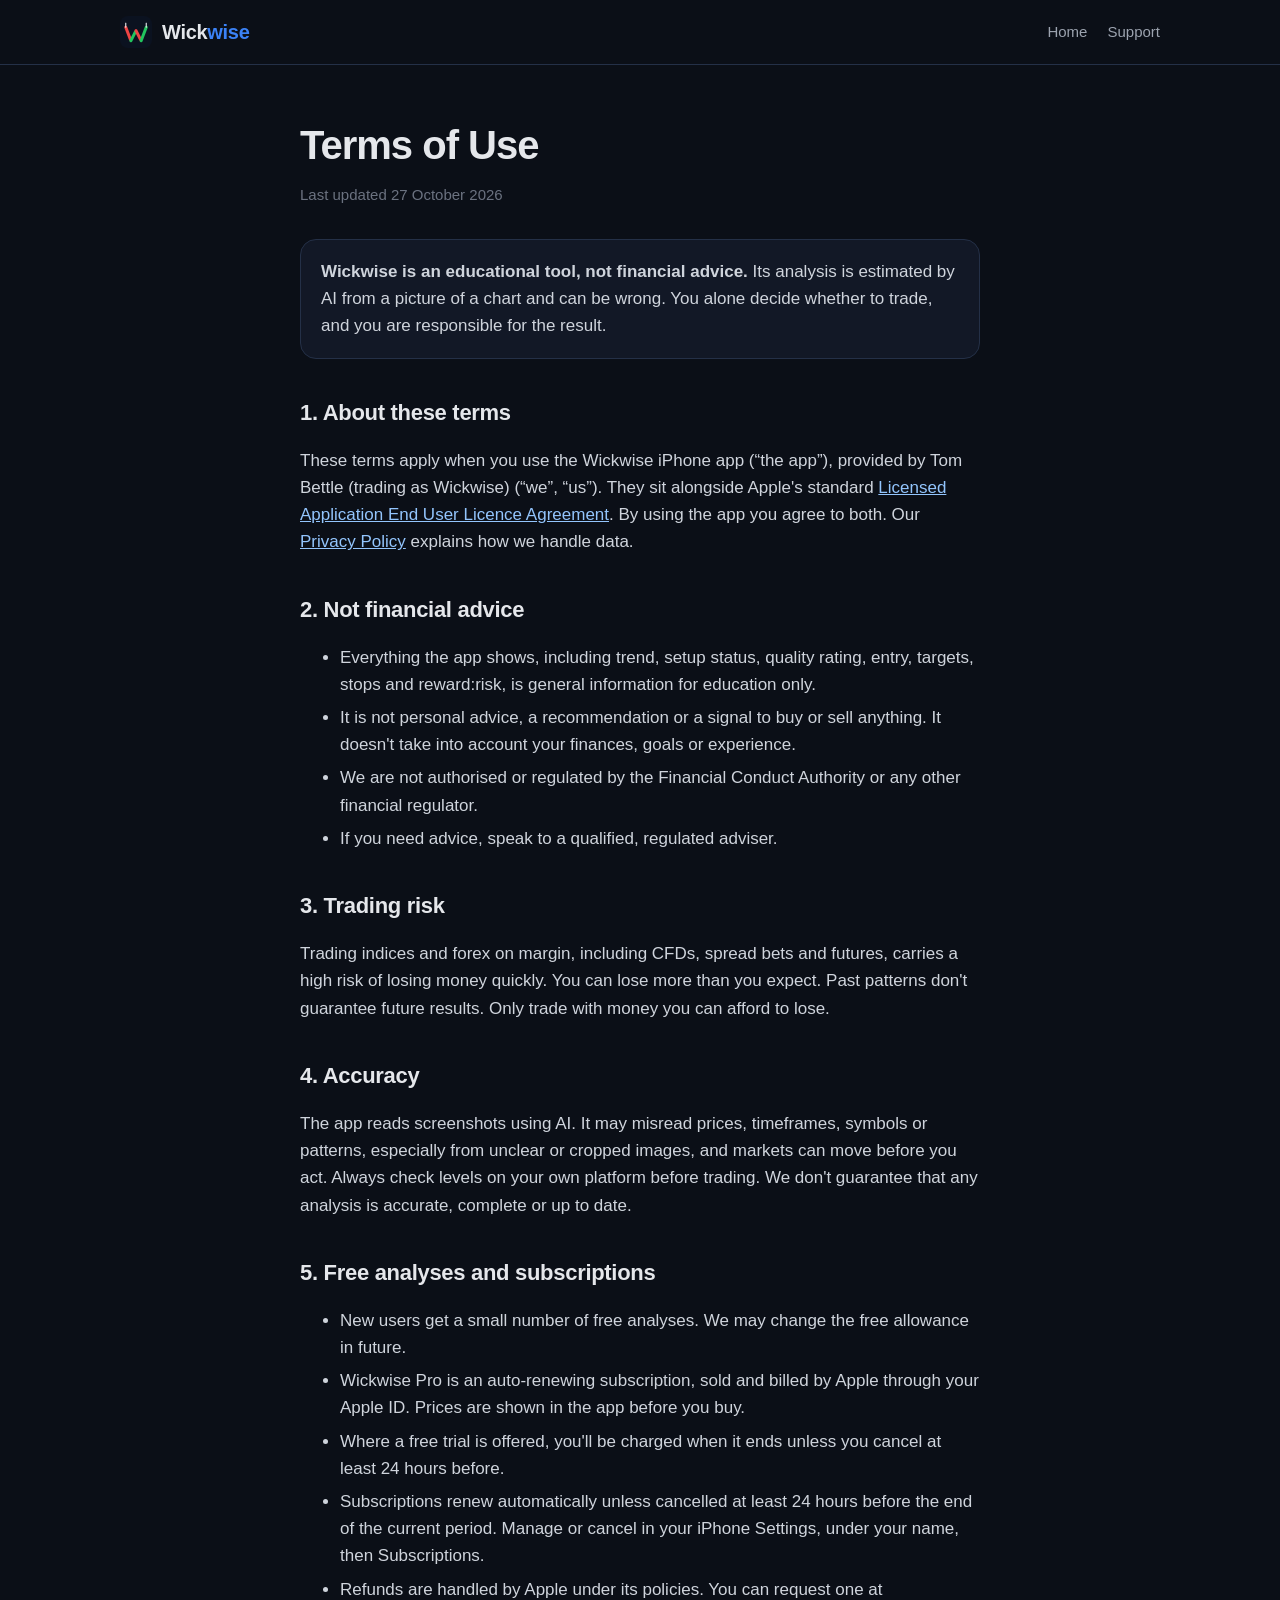
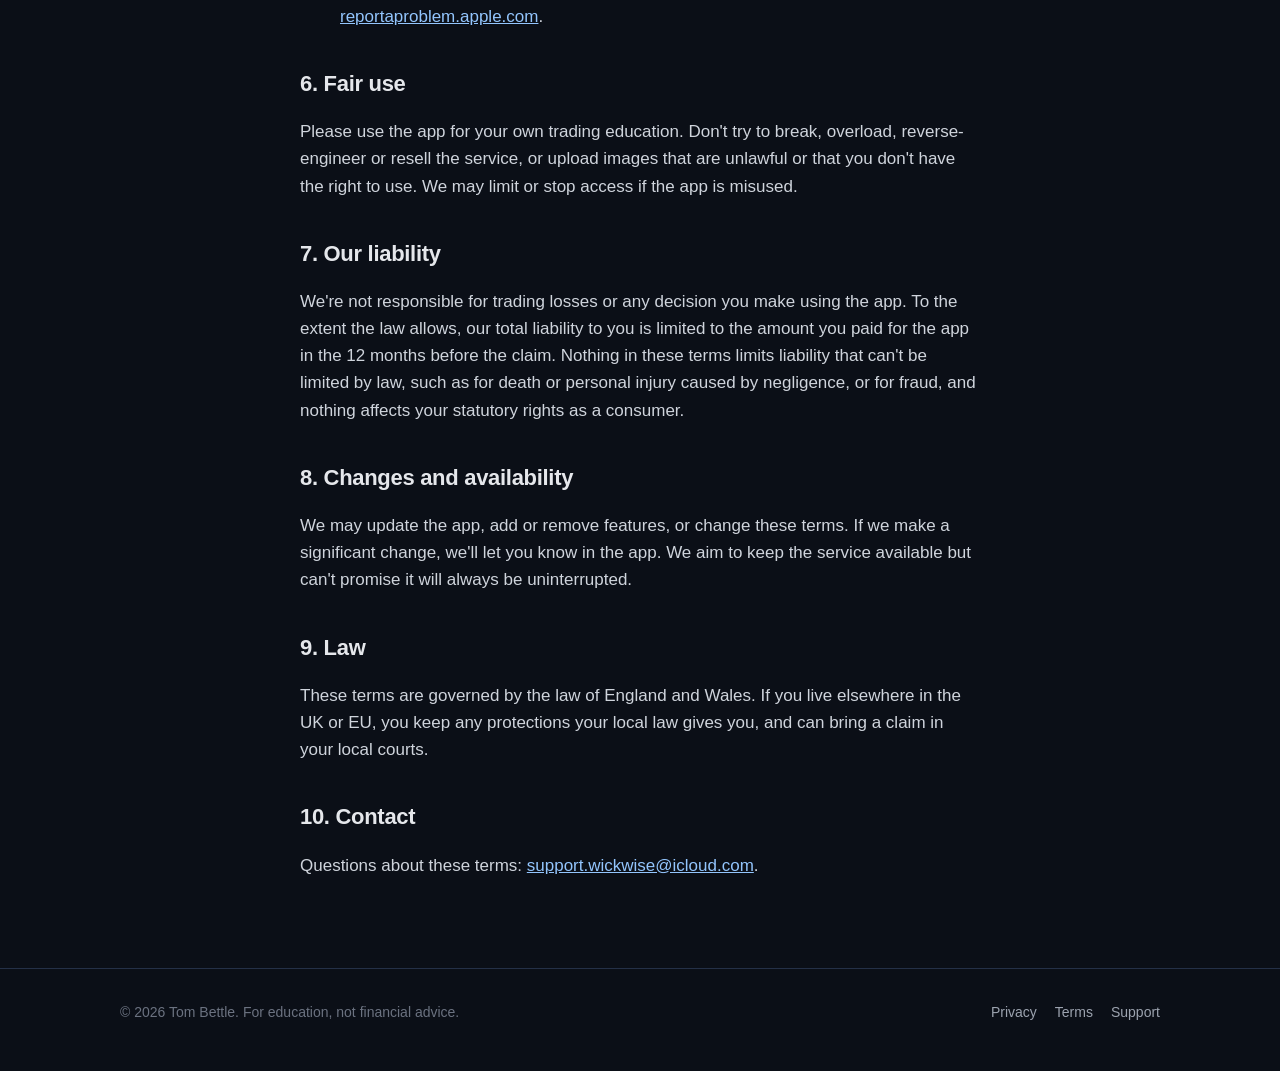
<file: terms.html>
<!doctype html>
<html lang="en-GB">
<head>
  <meta charset="utf-8">
  <meta name="viewport" content="width=device-width, initial-scale=1">
  <title>Terms of Use – Wickwise</title>
  <meta name="description" content="Terms of use for the Wickwise iPhone app.">
  <meta name="theme-color" content="#0b0f17">
  <link rel="icon" href="favicon.png">
  <link rel="apple-touch-icon" href="apple-touch-icon.png">
  <link rel="stylesheet" href="style.css">
</head>
<body>
  <header class="top">
    <div class="wrap">
      <a class="brand" href="/"><img src="icon-256.png" alt=""><b>Wick<span>wise</span></b></a>
      <nav class="nav"><a href="/">Home</a><a href="support">Support</a></nav>
    </div>
  </header>

  <main class="wrap narrow doc">
    <h1>Terms of Use</h1>
    <p class="date">Last updated 27 October 2026</p>

    <div class="summary">
      <p style="margin:0"><b>Wickwise is an educational tool, not financial advice.</b> Its analysis is estimated by AI from a picture of a chart and can be wrong. You alone decide whether to trade, and you are responsible for the result.</p>
    </div>

    <h2>1. About these terms</h2>
    <p>These terms apply when you use the Wickwise iPhone app (“the app”), provided by Tom Bettle (trading as Wickwise) (“we”, “us”). They sit alongside Apple's standard <a href="https://www.apple.com/legal/internet-services/itunes/dev/stdeula/">Licensed Application End User Licence Agreement</a>. By using the app you agree to both. Our <a href="privacy">Privacy Policy</a> explains how we handle data.</p>

    <h2>2. Not financial advice</h2>
    <ul>
      <li>Everything the app shows, including trend, setup status, quality rating, entry, targets, stops and reward:risk, is general information for education only.</li>
      <li>It is not personal advice, a recommendation or a signal to buy or sell anything. It doesn't take into account your finances, goals or experience.</li>
      <li>We are not authorised or regulated by the Financial Conduct Authority or any other financial regulator.</li>
      <li>If you need advice, speak to a qualified, regulated adviser.</li>
    </ul>

    <h2>3. Trading risk</h2>
    <p>Trading indices and forex on margin, including CFDs, spread bets and futures, carries a high risk of losing money quickly. You can lose more than you expect. Past patterns don't guarantee future results. Only trade with money you can afford to lose.</p>

    <h2>4. Accuracy</h2>
    <p>The app reads screenshots using AI. It may misread prices, timeframes, symbols or patterns, especially from unclear or cropped images, and markets can move before you act. Always check levels on your own platform before trading. We don't guarantee that any analysis is accurate, complete or up to date.</p>

    <h2>5. Free analyses and subscriptions</h2>
    <ul>
      <li>New users get a small number of free analyses. We may change the free allowance in future.</li>
      <li>Wickwise Pro is an auto-renewing subscription, sold and billed by Apple through your Apple ID. Prices are shown in the app before you buy.</li>
      <li>Where a free trial is offered, you'll be charged when it ends unless you cancel at least 24 hours before.</li>
      <li>Subscriptions renew automatically unless cancelled at least 24 hours before the end of the current period. Manage or cancel in your iPhone Settings, under your name, then Subscriptions.</li>
      <li>Refunds are handled by Apple under its policies. You can request one at <a href="https://reportaproblem.apple.com">reportaproblem.apple.com</a>.</li>
    </ul>

    <h2>6. Fair use</h2>
    <p>Please use the app for your own trading education. Don't try to break, overload, reverse-engineer or resell the service, or upload images that are unlawful or that you don't have the right to use. We may limit or stop access if the app is misused.</p>

    <h2>7. Our liability</h2>
    <p>We're not responsible for trading losses or any decision you make using the app. To the extent the law allows, our total liability to you is limited to the amount you paid for the app in the 12 months before the claim. Nothing in these terms limits liability that can't be limited by law, such as for death or personal injury caused by negligence, or for fraud, and nothing affects your statutory rights as a consumer.</p>

    <h2>8. Changes and availability</h2>
    <p>We may update the app, add or remove features, or change these terms. If we make a significant change, we'll let you know in the app. We aim to keep the service available but can't promise it will always be uninterrupted.</p>

    <h2>9. Law</h2>
    <p>These terms are governed by the law of England and Wales. If you live elsewhere in the UK or EU, you keep any protections your local law gives you, and can bring a claim in your local courts.</p>

    <h2>10. Contact</h2>
    <p>Questions about these terms: <a class="contact" href="mailto:support.wickwise@icloud.com">support.wickwise@icloud.com</a>.</p>
  </main>

  <footer>
    <div class="wrap">
      <p>© 2026 Tom Bettle. For education, not financial advice.</p>
      <nav><a href="privacy">Privacy</a><a href="terms">Terms</a><a href="support">Support</a></nav>
    </div>
  </footer>
</body>
</html>
</file>
<file: style.css>
:root {
  --bg: #0b0f17;
  --panel: #121826;
  --panel2: #1a2233;
  --border: #243047;
  --text: #e5e7eb;
  --muted: #9ca3af;
  --faint: #6b7280;
  --accent: #3b82f6;
  --bull: #22c55e;
  --bear: #ef4444;
  --support: #4ade80;
  --resist: #f87171;
  --wait-bg: #1c1608;
  --wait-border: #b45309;
  --wait-text: #fde68a;
  --pull-text: #93c5fd;
  --agree-bg: #052e16;
  --agree-border: #166534;
}

* { box-sizing: border-box; }
html { -webkit-text-size-adjust: 100%; }
body {
  margin: 0;
  background: var(--bg);
  color: var(--text);
  font: 17px/1.6 -apple-system, BlinkMacSystemFont, "Inter", "Segoe UI", Roboto, sans-serif;
}
a { color: var(--pull-text); }
img { max-width: 100%; display: block; }

.wrap { max-width: 1080px; margin: 0 auto; padding: 0 20px; }
.narrow { max-width: 720px; }

/* header */
.top { border-bottom: 1px solid var(--border); }
.top .wrap { display: flex; align-items: center; justify-content: space-between; height: 64px; gap: 16px; }
.brand { display: flex; align-items: center; gap: 10px; color: var(--text); text-decoration: none; font-weight: 800; font-size: 20px; letter-spacing: -0.3px; }
.brand img { width: 32px; height: 32px; border-radius: 8px; }
.brand b { font-weight: 800; }
.brand span { color: var(--accent); }
.nav { display: flex; gap: 20px; font-size: 15px; }
.nav a { color: var(--muted); text-decoration: none; }
.nav a:hover, .nav a[aria-current] { color: var(--text); }

/* hero */
.hero { display: grid; grid-template-columns: 1.1fr 0.9fr; gap: 48px; align-items: center; padding: 72px 0 56px; }
.hero h1 { font-size: 56px; line-height: 1.05; letter-spacing: -1.5px; margin: 0 0 18px; }
.lead { color: var(--muted); font-size: 19px; margin: 0 0 28px; max-width: 520px; }
.badge-soon { display: inline-flex; align-items: center; gap: 10px; background: var(--panel); border: 1px solid var(--border); border-radius: 14px; padding: 12px 18px; font-weight: 600; }
.badge-soon small { display: block; color: var(--muted); font-weight: 500; font-size: 13px; }
.hint { color: var(--faint); font-size: 14px; margin-top: 14px; }

/* phone mock of a result */
.phone { background: #05070c; border: 1px solid var(--border); border-radius: 40px; padding: 14px; max-width: 340px; margin: 0 auto; box-shadow: 0 30px 80px rgba(0, 0, 0, 0.5); }
.screen { background: var(--bg); border-radius: 28px; padding: 18px 14px; }
.card { background: var(--panel); border: 1px solid var(--border); border-radius: 16px; padding: 16px; }
.card + .card { margin-top: 10px; }
.grid3 > .card, .grid2 > .card { margin-top: 0; } /* side by side: no stacking gap */
.verdict { display: flex; justify-content: space-between; align-items: baseline; }
.verdict b { color: var(--bear); font-size: 34px; letter-spacing: -1px; }
.verdict .conf { text-align: right; font-weight: 800; font-size: 24px; line-height: 1; }
.verdict .conf small { display: block; color: var(--muted); font-weight: 500; font-size: 12px; }
.agree { display: inline-block; background: var(--agree-bg); border: 1px solid var(--agree-border); color: var(--support); font-size: 12px; font-weight: 700; padding: 2px 9px; border-radius: 999px; margin: 6px 0 10px; }
.bar { height: 6px; background: var(--panel2); border-radius: 3px; overflow: hidden; margin-bottom: 12px; }
.bar i { display: block; height: 100%; width: 58%; background: var(--bear); }
.line { font-weight: 600; font-size: 15px; line-height: 1.45; margin: 0; }
.ladder { font-size: 14px; }
.ladder .h { color: var(--muted); font-size: 11px; letter-spacing: 1.2px; text-transform: uppercase; margin-bottom: 8px; display: flex; justify-content: space-between; }
.row { display: grid; grid-template-columns: 70px 14px 1fr auto; align-items: center; gap: 8px; padding: 6px 0; }
.dot { width: 9px; height: 9px; border-radius: 50%; background: var(--text); }
.row .p { font-weight: 700; font-size: 16px; }
.row .n { color: var(--muted); font-size: 12px; }
.t { color: var(--support); } .t .dot { background: var(--support); }
.v { color: var(--resist); } .v .dot { background: var(--resist); }
.now { color: var(--pull-text); } .now .dot { background: transparent; border: 2px solid var(--pull-text); }
.row .p, .row .n { color: inherit; }
.row .n { color: var(--muted); }
.e .p { color: var(--text); }

/* sections */
section { padding: 56px 0; border-top: 1px solid var(--border); }
section h2 { font-size: 34px; letter-spacing: -0.8px; line-height: 1.15; margin: 0 0 10px; }
section > .wrap > p.sub { color: var(--muted); margin: 0 0 32px; max-width: 640px; }
.grid3 { display: grid; grid-template-columns: repeat(3, 1fr); gap: 16px; }
.grid2 { display: grid; grid-template-columns: repeat(2, 1fr); gap: 16px; }
.feature h3 { margin: 0 0 6px; font-size: 19px; }
.feature p { margin: 0; color: var(--muted); font-size: 16px; }
.icon-chip { width: 36px; height: 36px; border-radius: 10px; display: grid; place-items: center; font-weight: 800; margin-bottom: 12px; }
.wait { background: var(--wait-bg); border-color: var(--wait-border); }
.wait h3 { color: var(--wait-text); }
.wait p { color: #e7d9a8; }

.honest li { margin-bottom: 10px; color: var(--muted); }
.honest li b { color: var(--text); }
.honest ul { padding-left: 20px; margin: 0; }

.price { display: flex; flex-direction: column; }
.price .amt { font-size: 32px; font-weight: 800; letter-spacing: -0.8px; margin: 4px 0; }
.price .amt small { font-size: 16px; color: var(--muted); font-weight: 500; }
.price p { color: var(--muted); margin: 0; font-size: 15px; }
.price.best { border: 2px solid var(--accent); }
.pill { display: inline-block; align-self: flex-start; background: var(--agree-bg); color: var(--support); font-size: 12px; font-weight: 700; padding: 2px 9px; border-radius: 999px; }

.risk { background: var(--panel); border: 1px solid var(--border); border-radius: 16px; padding: 20px; color: var(--muted); font-size: 15px; }
.risk b { color: var(--text); }

/* legal pages */
.doc { padding: 48px 20px 72px; }
.doc h1 { font-size: 40px; letter-spacing: -1px; margin: 0 0 6px; }
.doc .date { color: var(--faint); margin: 0 0 32px; font-size: 15px; }
.doc h2 { font-size: 22px; margin: 36px 0 8px; letter-spacing: -0.3px; }
.doc p, .doc li { color: #cfd4dc; }
.doc li { margin-bottom: 6px; }
.doc table { width: 100%; border-collapse: collapse; font-size: 15px; margin: 8px 0 16px; }
.doc th, .doc td { text-align: left; padding: 10px 12px; border-bottom: 1px solid var(--border); vertical-align: top; }
.doc th { color: var(--muted); font-weight: 600; font-size: 13px; text-transform: uppercase; letter-spacing: 0.8px; }
.summary { background: var(--panel); border: 1px solid var(--border); border-radius: 16px; padding: 18px 20px; }
.summary ul { margin: 0; padding-left: 20px; }
details { background: var(--panel); border: 1px solid var(--border); border-radius: 14px; padding: 14px 18px; margin-bottom: 10px; }
details summary { cursor: pointer; font-weight: 600; }
details p { margin: 10px 0 0; }

/* footer */
footer { border-top: 1px solid var(--border); padding: 32px 0 48px; color: var(--faint); font-size: 14px; }
footer .wrap { display: flex; justify-content: space-between; gap: 16px; flex-wrap: wrap; }
footer nav { display: flex; gap: 18px; flex-wrap: wrap; }
footer a { color: var(--muted); text-decoration: none; }
footer p { margin: 0; max-width: 560px; }

@media (max-width: 860px) {
  .hero { grid-template-columns: 1fr; padding: 40px 0; gap: 40px; }
  .hero h1 { font-size: 40px; }
  .grid3, .grid2 { grid-template-columns: 1fr; }
  section h2 { font-size: 28px; }
  .nav { gap: 14px; font-size: 14px; }
  .nav .hide-sm { display: none; }
}
</file>
